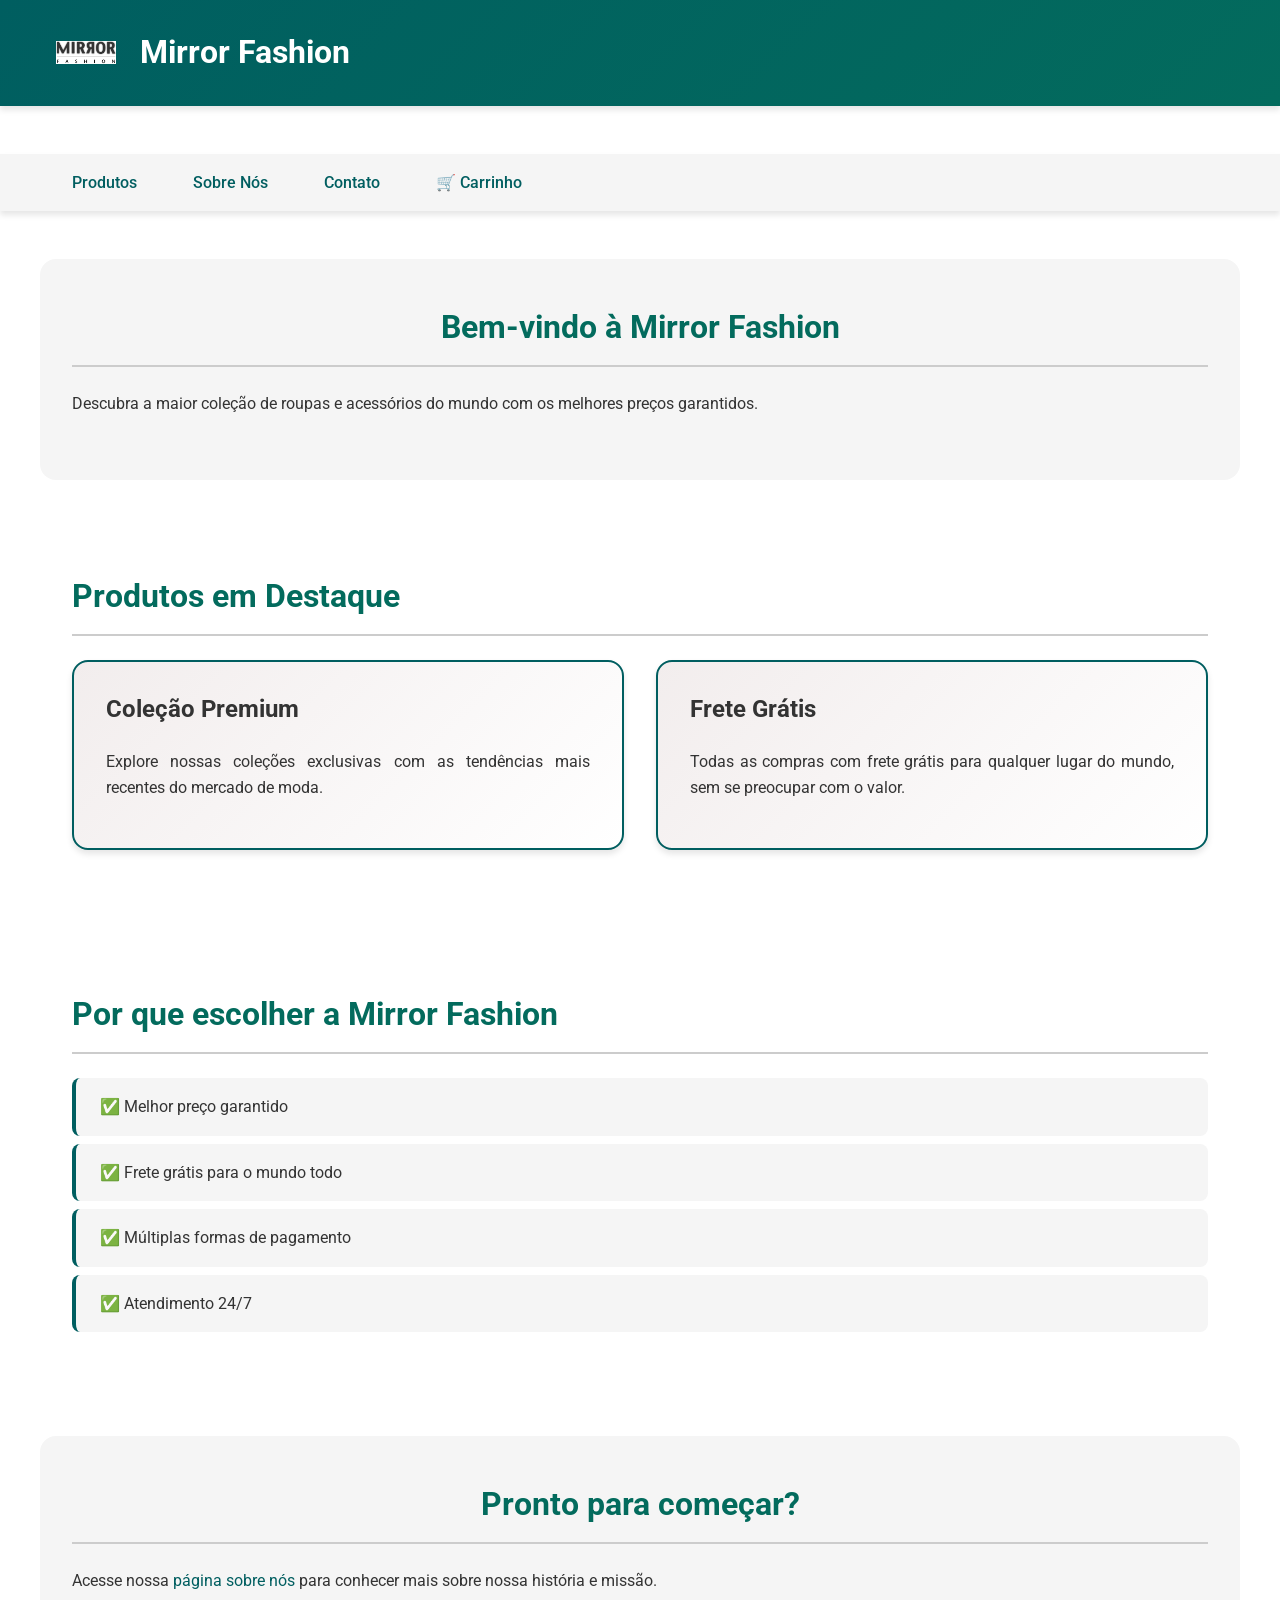
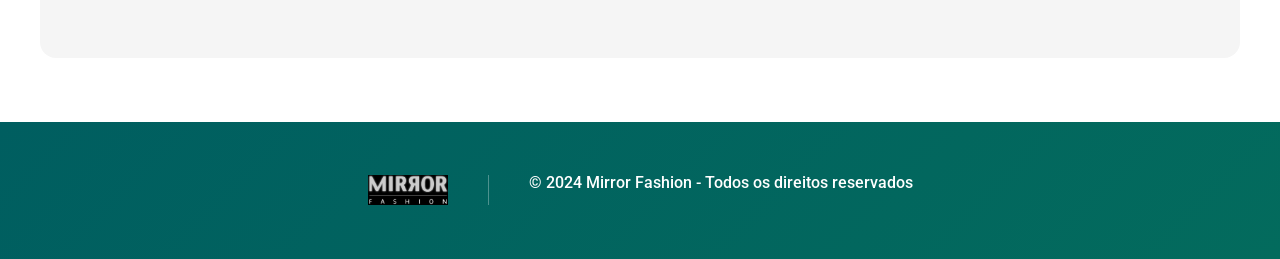
<file: index.html>
<!DOCTYPE html>
<html lang="pt-BR">
<head>
    <meta charset="UTF-8">
    <meta name="viewport" content="width=device-width, initial-scale=1.0">
    <meta name="description" content="Loja online de roupas e acessórios - Mirror Fashion">
    <title>Mirror Fashion - Loja Online</title>

    <!-- Fontes -->
    <link rel="preconnect" href="https://fonts.googleapis.com">
    <link rel="preconnect" href="https://fonts.gstatic.com" crossorigin>
    <link href="https://fonts.googleapis.com/css2?family=Roboto:ital,wght@0,100..900;1,100..900&display=swap" rel="stylesheet">

    <!-- Design System CSS -->
    <link rel="stylesheet" href="styles/styles.css">
</head>
<body>
    <!-- HEADER COMPONENT -->
    <header class="header">
        <div class="header__container">
            <img src="imgs/logo.png" alt="Logo Mirror Fashion" class="header__logo">
            <h1 class="header__title">Mirror Fashion</h1>
        </div>
    </header>
    
    <!-- NAVIGATION COMPONENT -->
    <nav class="nav">
        <div class="nav__container">
            <ul class="nav__list">
                <li class="nav__item"><a href="#produtos" class="nav__link">Produtos</a></li>
                <li class="nav__item"><a href="about-us.html" class="nav__link">Sobre Nós</a></li>
                <li class="nav__item"><a href="#contato" class="nav__link">Contato</a></li>
                <li class="nav__item"><a href="#carrinho" class="nav__link">🛒 Carrinho</a></li>
            </ul>
        </div>
    </nav>

    <!-- HERO SECTION -->
    <section class="section section--highlight">
        <div class="container text-center">
            <h2>Bem-vindo à Mirror Fashion</h2>
            <p>Descubra a maior coleção de roupas e acessórios do mundo com os melhores preços garantidos.</p>
        </div>
    </section>

    <!-- FEATURED PRODUCTS SECTION -->
    <section class="section">
        <div class="container">
            <h2>Produtos em Destaque</h2>
            <div class="grid-2">
                <article class="card card--featured">
                    <h3>Coleção Premium</h3>
                    <p>Explore nossas coleções exclusivas com as tendências mais recentes do mercado de moda.</p>
                </article>
                <article class="card card--featured">
                    <h3>Frete Grátis</h3>
                    <p>Todas as compras com frete grátis para qualquer lugar do mundo, sem se preocupar com o valor.</p>
                </article>
            </div>
        </div>
    </section>

    <!-- BENEFITS SECTION -->
    <section class="section">
        <div class="container">
            <h2>Por que escolher a Mirror Fashion</h2>
            <ul class="list">
                <li class="list__item">✅ Melhor preço garantido</li>
                <li class="list__item">✅ Frete grátis para o mundo todo</li>
                <li class="list__item">✅ Múltiplas formas de pagamento</li>
                <li class="list__item">✅ Atendimento 24/7</li>
            </ul>
        </div>
    </section>

    <!-- CTA SECTION -->
    <section class="section section--highlight">
        <div class="container text-center">
            <h2>Pronto para começar?</h2>
            <p>Acesse nossa <a href="about-us.html">página sobre nós</a> para conhecer mais sobre nossa história e missão.</p>
        </div>
    </section>

    <!-- FOOTER COMPONENT -->
    <footer class="footer">
        <div class="footer__content">
            <div class="footer__body">
                <img src="imgs/logo.png" alt="Logo Mirror Fashion" class="footer__logo">
                <div class="footer__divider"></div>
                <p class="footer__text">&copy; 2024 Mirror Fashion - Todos os direitos reservados</p>
            </div>
        </div>
    </footer>

</body>
</html>
</file>
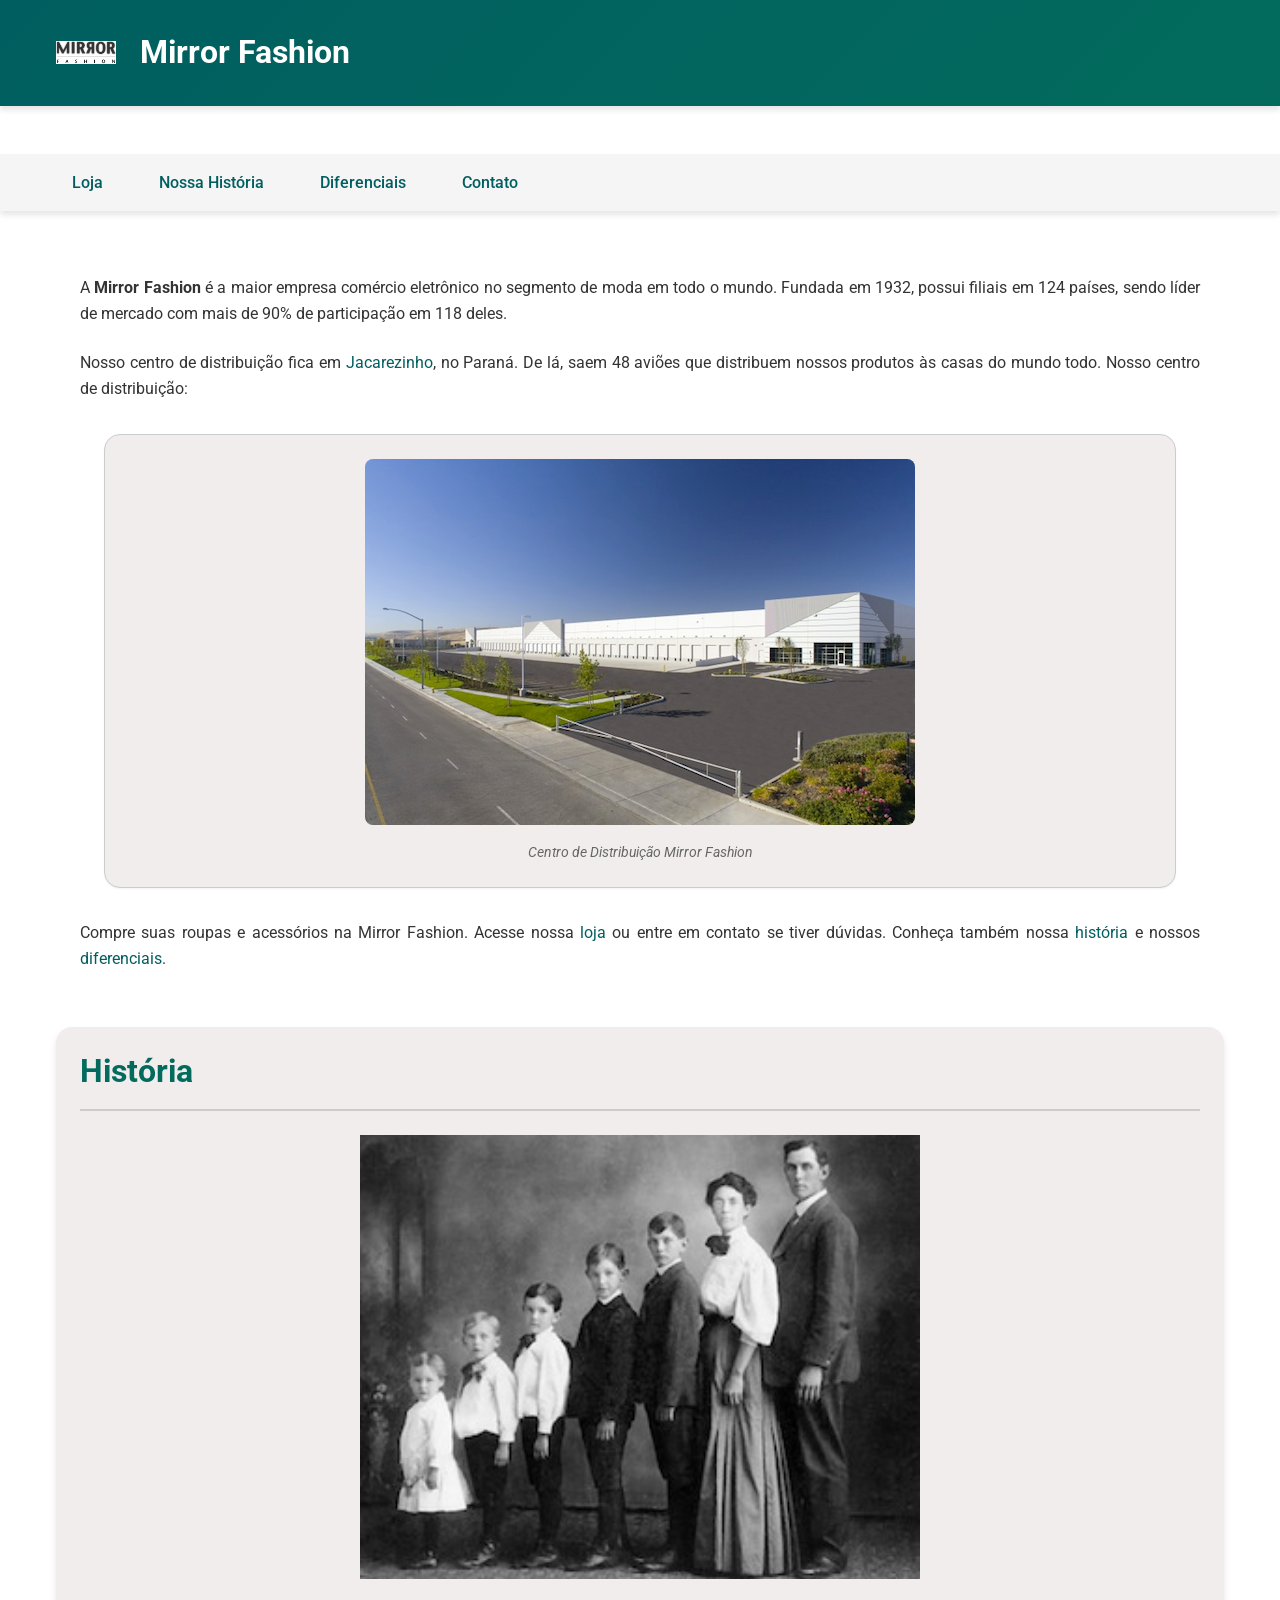
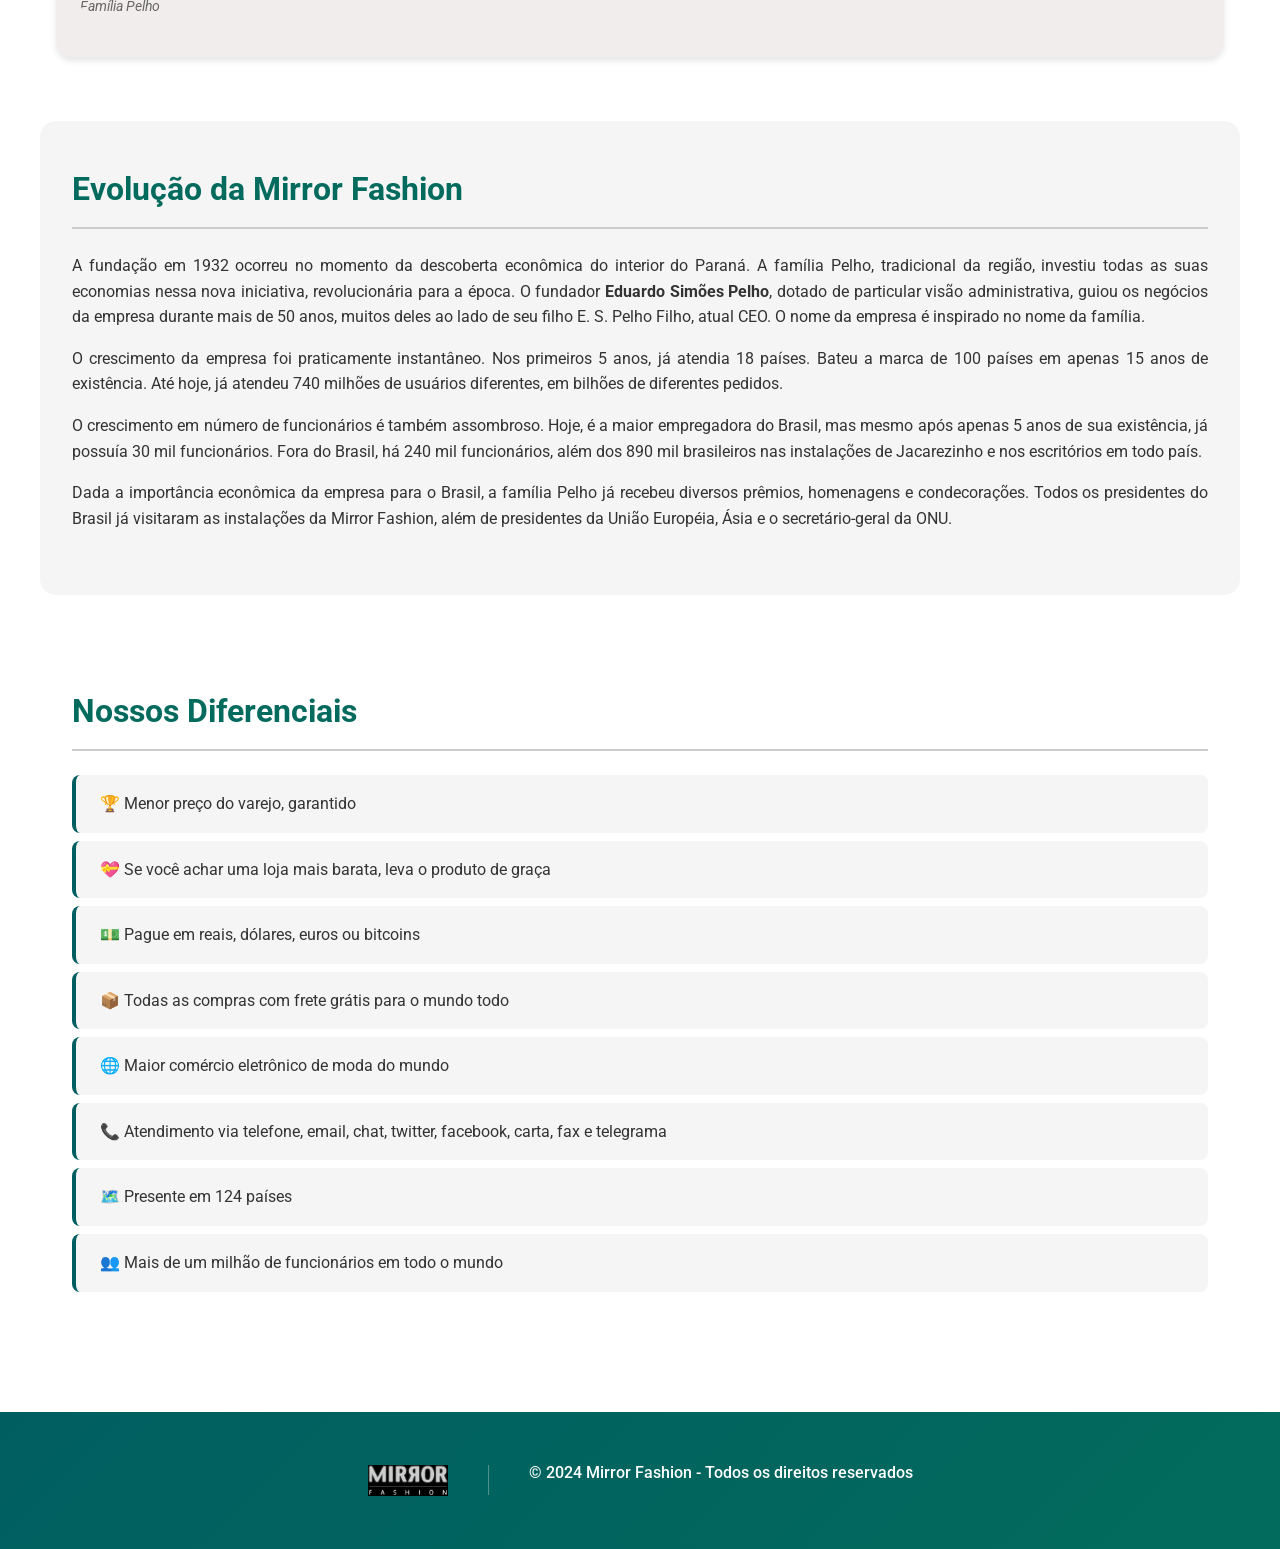
<file: about-us.html>
<!DOCTYPE html>
<html lang="pt-BR">
<head>
    <meta charset="UTF-8">
    <meta name="viewport" content="width=device-width, initial-scale=1.0">
    <meta name="description" content="Mirror Fashion - Maior empresa de comércio eletrônico no segmento de moda">
    <title>Sobre Nós - Mirror Fashion</title>

    <!-- Fontes -->
    <link rel="preconnect" href="https://fonts.googleapis.com">
    <link rel="preconnect" href="https://fonts.gstatic.com" crossorigin>
    <link href="https://fonts.googleapis.com/css2?family=Roboto:ital,wght@0,100..900;1,100..900&display=swap" rel="stylesheet">

    <!-- Design System CSS -->
    <link rel="stylesheet" href="styles/styles.css">
</head>
<body>
    <!-- HEADER COMPONENT -->
    <header class="header">
        <div class="header__container">
            <img src="imgs/logo.png" alt="Logo Mirror Fashion" class="header__logo">
            <h1 class="header__title">Mirror Fashion</h1>
        </div>
    </header>
    
    <!-- NAVIGATION COMPONENT -->
    <nav class="nav">
        <div class="nav__container">
            <ul class="nav__list">
                <li class="nav__item"><a href="index.html" class="nav__link">Loja</a></li>
                <li class="nav__item"><a href="#historia_h2" class="nav__link">Nossa História</a></li>
                <li class="nav__item"><a href="#diferenciais_h2" class="nav__link">Diferenciais</a></li>
                <li class="nav__item"><a href="#contato" class="nav__link">Contato</a></li>
            </ul>
        </div>
    </nav>

    <!-- ARTICLE COMPONENT -->
    <article class="article">
        <div class="article__content">
            <div class="article__text">
                <p>A <strong>Mirror Fashion</strong> é a maior empresa comércio eletrônico no segmento de moda em todo o mundo. 
                Fundada em 1932, possui filiais em 124 países, sendo líder de mercado com mais de 90% de 
                participação em 118 deles.</p>

                <p>Nosso centro de distribuição fica em <a href="https://www.google.com.br/maps?q=Jacarezinho" target="_blank" rel="noopener">Jacarezinho</a>, no Paraná. De lá, saem 48 aviões que 
                distribuem nossos produtos às casas do mundo todo. Nosso centro de distribuição:</p>

                <figure class="figure">
                    <img class="figure__image" id="centro-distribuicao" src="imgs/centro-distribuicao.png" alt="Centro de Distribuição">
                    <figcaption class="figure__caption">Centro de Distribuição Mirror Fashion</figcaption>
                </figure>

                <p>Compre suas roupas e acessórios na Mirror Fashion. Acesse nossa <a href="index.html">loja</a> ou entre em contato 
                se tiver dúvidas. Conheça também nossa <a href="#historia_h2">história</a> e nossos <a href="#diferenciais_h2">diferenciais</a>.</p>
            </div>

            <!-- ASIDE COMPONENT -->
            <aside class="article__aside">
                <h2 id="historia_h2" class="aside__title">História</h2>
                <figure class="aside__figure">
                    <img src="imgs/familia-pelho.jpg" alt="Foto da família Pelho">
                    <figcaption class="figure__caption">Família Pelho</figcaption>
                </figure>
            </aside>
        </div>
    </article>

    <!-- HISTÓRIA SECTION COMPONENT -->
    <section class="section section--highlight">
        <div class="container">
            <h2>Evolução da Mirror Fashion</h2>
            
            <p>A fundação em 1932 ocorreu no momento da descoberta econômica do interior do Paraná. A 
            família Pelho, tradicional da região, investiu todas as suas economias nessa nova iniciativa, 
            revolucionária para a época. O fundador <strong>Eduardo Simões Pelho</strong>, dotado de particular visão 
            administrativa, guiou os negócios da empresa durante mais de 50 anos, muitos deles ao lado 
            de seu filho E. S. Pelho Filho, atual CEO. O nome da empresa é inspirado no nome da família.</p>

            <p>O crescimento da empresa foi praticamente instantâneo. Nos primeiros 5 anos, já atendia 18 países. 
            Bateu a marca de 100 países em apenas 15 anos de existência. Até hoje, já atendeu 740 milhões 
            de usuários diferentes, em bilhões de diferentes pedidos.</p>

            <p>O crescimento em número de funcionários é também assombroso. Hoje, é a maior empregadora do 
            Brasil, mas mesmo após apenas 5 anos de sua existência, já possuía 30 mil funcionários. Fora do 
            Brasil, há 240 mil funcionários, além dos 890 mil brasileiros nas instalações de Jacarezinho e 
            nos escritórios em todo país.</p>

            <p>Dada a importância econômica da empresa para o Brasil, a família Pelho já recebeu diversos prêmios, 
            homenagens e condecorações. Todos os presidentes do Brasil já visitaram as instalações da Mirror 
            Fashion, além de presidentes da União Européia, Ásia e o secretário-geral da ONU.</p>
        </div>
    </section>

    <!-- DIFERENCIAIS SECTION COMPONENT -->
    <section class="section">
        <div class="container">
            <h2 id="diferenciais_h2">Nossos Diferenciais</h2>
            <ul class="list">
                <li class="list__item">🏆 Menor preço do varejo, garantido</li>
                <li class="list__item">💝 Se você achar uma loja mais barata, leva o produto de graça</li>
                <li class="list__item">💵 Pague em reais, dólares, euros ou bitcoins</li>
                <li class="list__item">📦 Todas as compras com frete grátis para o mundo todo</li>
                <li class="list__item">🌐 Maior comércio eletrônico de moda do mundo</li>
                <li class="list__item">📞 Atendimento via telefone, email, chat, twitter, facebook, carta, fax e telegrama</li>
                <li class="list__item">🗺️ Presente em 124 países</li>
                <li class="list__item">👥 Mais de um milhão de funcionários em todo o mundo</li>
            </ul>
        </div>
    </section>

    <!-- FOOTER COMPONENT -->
    <footer class="footer">
        <div class="footer__content">
            <div class="footer__body">
                <img src="imgs/logo.png" alt="Logo Mirror Fashion" class="footer__logo">
                <div class="footer__divider"></div>
                <p class="footer__text">&copy; 2024 Mirror Fashion - Todos os direitos reservados</p>
            </div>
        </div>
    </footer>

</body>
</html>
</file>
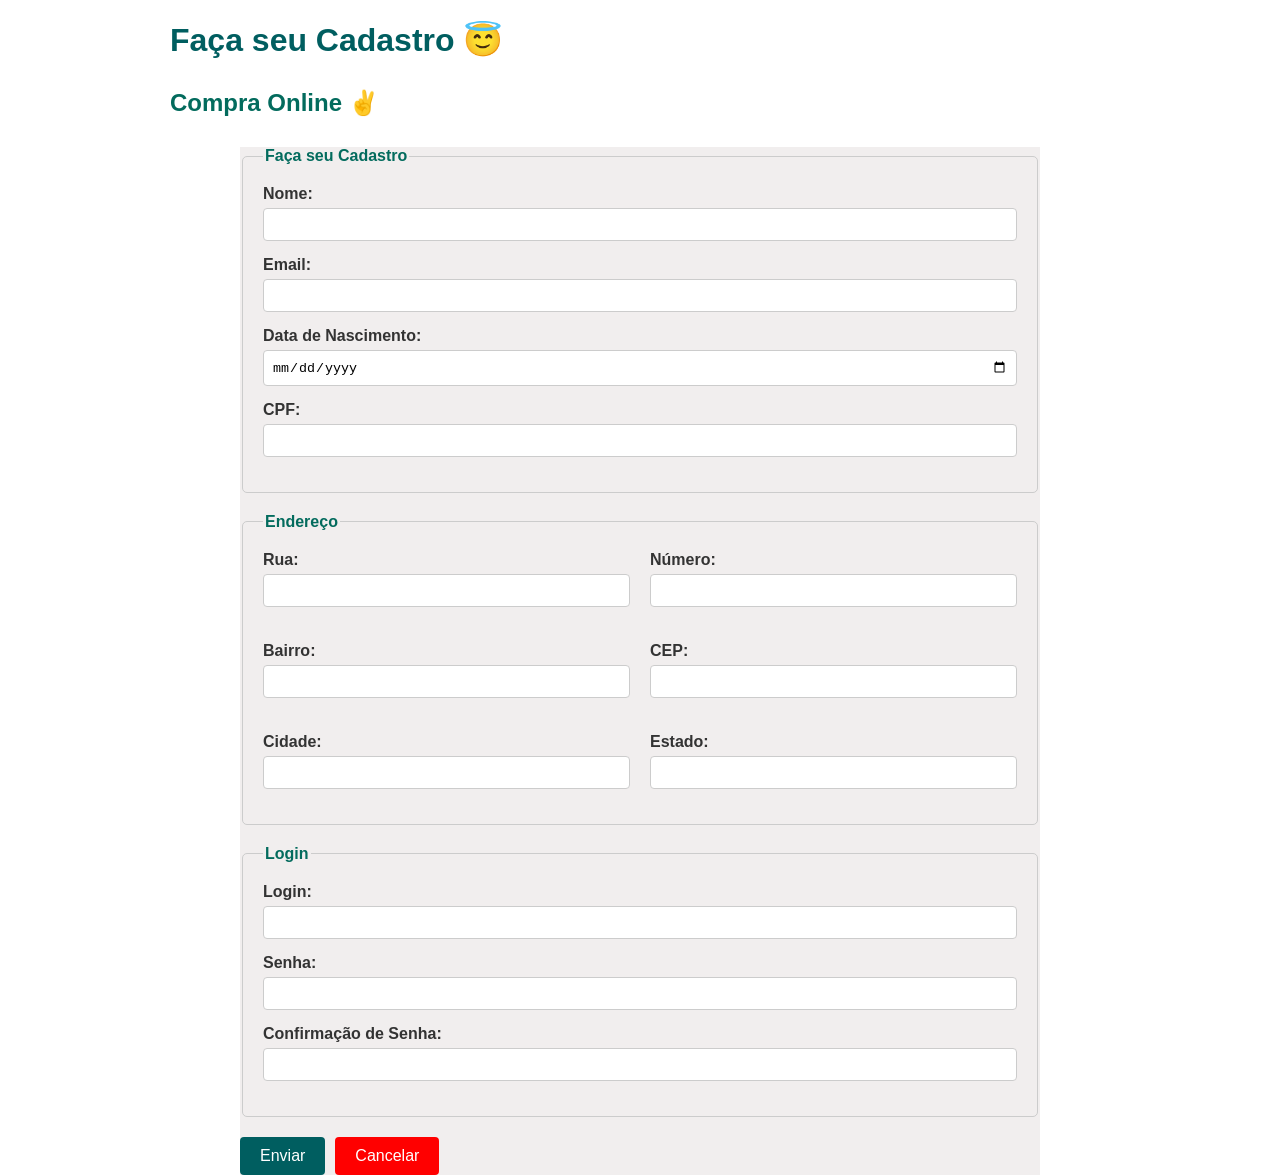
<file: forms.html>
<!DOCTYPE html>
<html lang="pt-br">
<head>
    <meta charset="UTF-8">
    <meta name="viewport" content="width=device-width, initial-scale=1.0">
    <title>Formulário de Cadastro</title>
    <link rel="stylesheet" href="styles/forms-style.css">
</head>
<body>
    <h1>Faça seu Cadastro 😇</h1>
    <h2>Compra Online ✌️</h2>
    <form>
        <fieldset>
            <legend>Faça seu Cadastro</legend>
            <div class="field">
                <label for="nome">Nome:</label>
                <input type="text" id="nome" name="nome" required>
            </div>
            <div class="field">
                <label for="email">Email:</label>
                <input type="email" id="email" name="email" required>
            </div>
            <div class="field">
                <label for="data-nascimento">Data de Nascimento:</label>
                <input type="date" id="data-nascimento" name="data-nascimento" required>
            </div>
            <div class="field">
                <label for="cpf">CPF:</label>
                <input type="text" id="cpf" name="cpf" required>
            </div>
        </fieldset>
        <fieldset>
            <legend>Endereço</legend>
            <div class="address-grid">
                <div class="field">
                    <label for="rua">Rua:</label>
                    <input type="text" id="rua" name="rua" required>
                </div>
                <div class="field">
                    <label for="numero">Número:</label>
                    <input type="text" id="numero" name="numero" required>
                </div>
                <div class="field">
                    <label for="bairro">Bairro:</label>
                    <input type="text" id="bairro" name="bairro" required>
                </div>
                <div class="field">
                    <label for="cep">CEP:</label>
                    <input type="text" id="cep" name="cep" required>
                </div>
                <div class="field">
                    <label for="cidade">Cidade:</label>
                    <input type="text" id="cidade" name="cidade" required>
                </div>
                <div class="field">
                    <label for="estado">Estado:</label>
                    <input type="text" id="estado" name="estado" required>
                </div>
            </div>
        </fieldset>
        <fieldset>
            <legend>Login</legend>
            <div class="field">
                <label for="login">Login:</label>
                <input type="text" id="login" name="login" required>
            </div>
            <div class="field">
                <label for="senha">Senha:</label>
                <input type="password" id="senha" name="senha" required>
            </div>
            <div class="field">
                <label for="confirmacao-senha">Confirmação de Senha:</label>
                <input type="password" id="confirmacao-senha" name="confirmacao-senha" required>
            </div>
        </fieldset>
        <div class="buttons">
            <button type="submit">Enviar</button>
            <button type="reset">Cancelar</button>
        </div>
    </form>
</body>
</html>
</file>
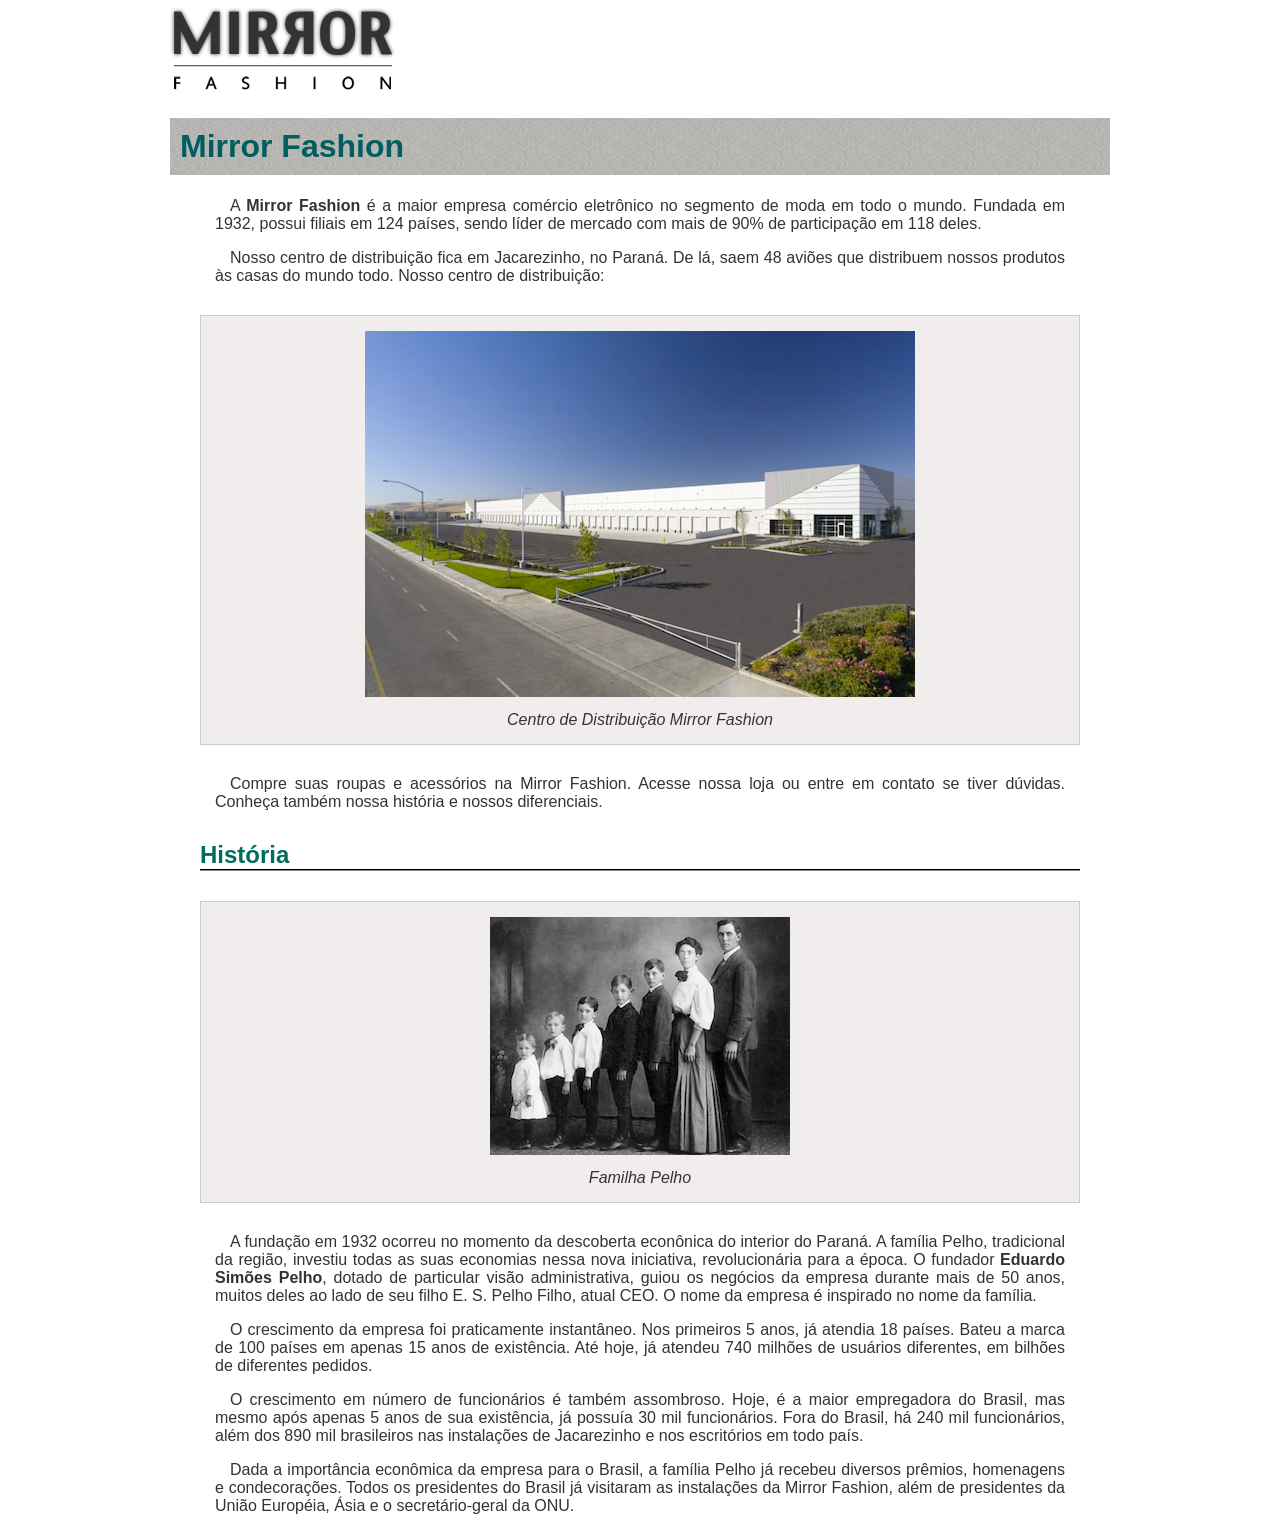
<file: lab02.html>
<!DOCTYPE html>
<html lang="en">
<head>
    <meta charset="UTF-8">
    <meta name="viewport" content="width=device-width, initial-scale=1.0">
    <link rel="stylesheet" href="css/style.css">
    <title>Document</title>
</head>
<body>
    <img src="imgs/logo.png" alt="Logo Mirror Fashion">
    <h1>Mirror Fashion</h1>

    <p>A <strong>Mirror Fashion</strong> é a maior empresa comércio eletrônico no segmento de moda em todo o mundo. 
    Fundada em 1932, possui filiais em 124 países, sendo líder de mercado com mais de 90% de 
    participação em 118 deles.</p>

    <p>Nosso centro de distribuição fica em Jacarezinho, no Paraná. De lá, saem 48 aviões que 
    distribuem nossos produtos às casas do mundo todo. Nosso centro de distribuição:</p>

    <figure>
    <img src="imgs/centro-distribuicao.png" alt="Centro de Distribuição">
    <figcaption>Centro de Distribuição Mirror Fashion</figcaption>
    </figure>

    <p>Compre suas roupas e acessórios na Mirror Fashion. Acesse nossa loja ou entre em contato 
    se tiver dúvidas. Conheça também nossa história e nossos diferenciais.</p>

    <h2>História</h2>
    <figure>
    <img src="imgs/familia-pelho.jpg" alt="Foto da familha pelho.">
    <figcaption>Familha Pelho</figcaption>
    </figure>

    <p>A fundação em 1932 ocorreu no momento da descoberta econônica do interior do Paraná. A 
    família Pelho, tradicional da região, investiu todas as suas economias nessa nova iniciativa, 
    revolucionária para a época. O fundador <strong>Eduardo Simões Pelho</strong>, dotado de particular visão 
    administrativa, guiou os negócios da empresa durante mais de 50 anos, muitos deles ao lado 
    de seu filho E. S. Pelho Filho, atual CEO. O nome da empresa é inspirado no nome da família.</p>

    <p>O crescimento da empresa foi praticamente instantâneo. Nos primeiros 5 anos, já atendia 18 países. 
    Bateu a marca de 100 países em apenas 15 anos de existência. Até hoje, já atendeu 740 milhões 
    de usuários diferentes, em bilhões de diferentes pedidos.</p>

    <p>O crescimento em número de funcionários é também assombroso. Hoje, é a maior empregadora do 
    Brasil, mas mesmo após apenas 5 anos de sua existência, já possuía 30 mil funcionários. Fora do 
    Brasil, há 240 mil funcionários, além dos 890 mil brasileiros nas instalações de Jacarezinho e 
    nos escritórios em todo país.</p>

    <p>Dada a importância econômica da empresa para o Brasil, a família Pelho já recebeu diversos prêmios, 
    homenagens e condecorações. Todos os presidentes do Brasil já visitaram as instalações da Mirror 
    Fashion, além de presidentes da União Européia, Ásia e o secretário-geral da ONU.</p>
</body>
</html>
</file>
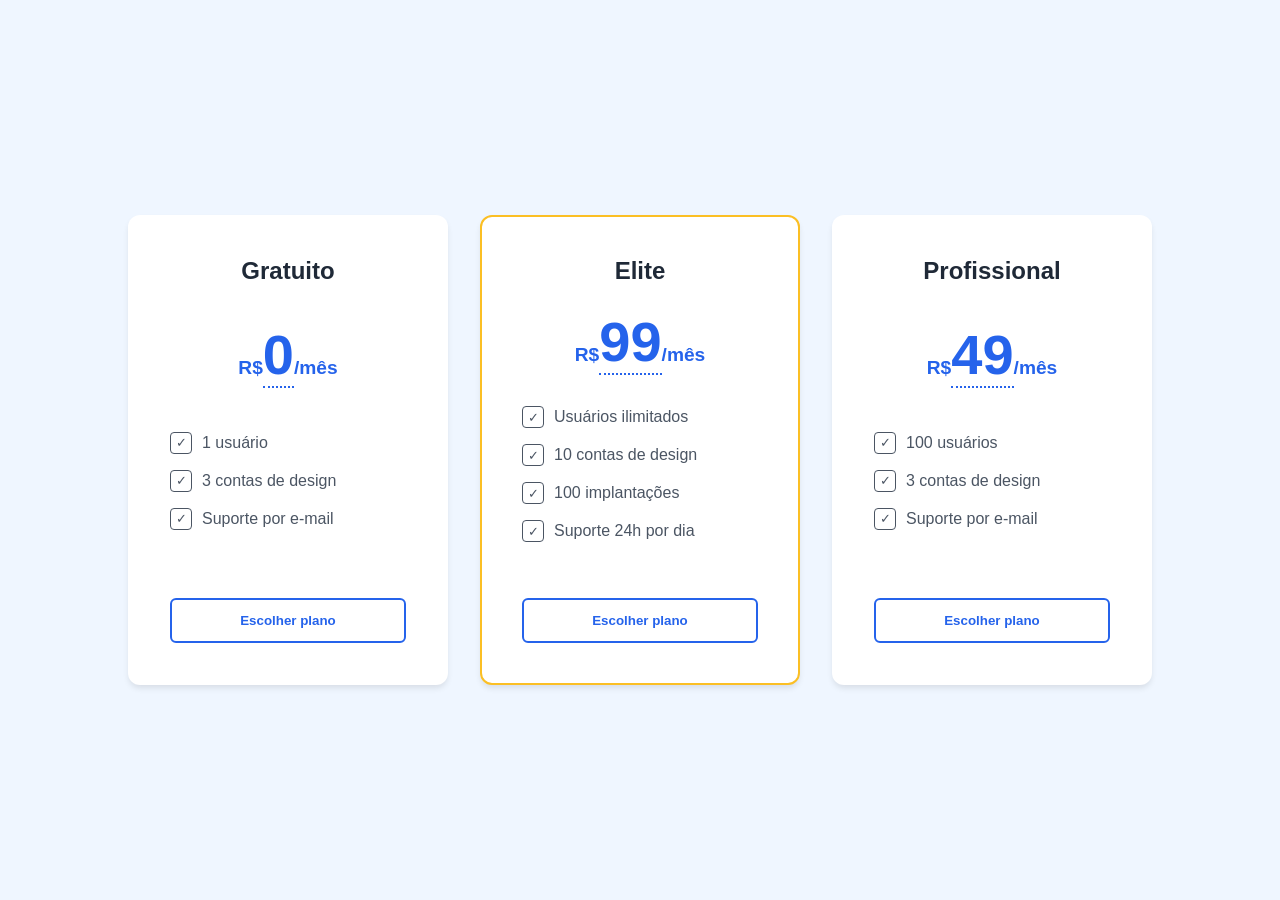
<file: Cards/cards.html>
<!DOCTYPE html>
<html lang="pt-br">
<head>
    <meta charset="UTF-8">
    <meta name="viewport" content="width=device-width, initial-scale=1.0">
    <title>Cards</title>
    <link rel="stylesheet" href="styles/cards.css">
</head>
<body>

    <section class="pricing-container">
        <article class="pricing-card">
            <h2>Gratuito</h2>
            <div class="price">R$<span>0</span>/mês</div>
            <ul class="features">
                <li>1 usuário</li>
                <li>3 contas de design</li>
                <li>Suporte por e-mail</li>
            </ul>
            <button class="btn-plan">Escolher plano</button>
        </article>

        <article class="pricing-card featured">
            <h2>Elite</h2>
            <div class="price">R$<span>99</span>/mês</div>
            <ul class="features">
                <li>Usuários ilimitados</li>
                <li>10 contas de design</li>
                <li>100 implantações</li>
                <li>Suporte 24h por dia</li>
            </ul>
            <button class="btn-plan">Escolher plano</button>
        </article>

        <article class="pricing-card">
            <h2>Profissional</h2>
            <div class="price">R$<span>49</span>/mês</div>
            <ul class="features">
                <li>100 usuários</li>
                <li>3 contas de design</li>
                <li>Suporte por e-mail</li>
            </ul>
            <button class="btn-plan">Escolher plano</button>
        </article>
    </section>

</body>
</html>
</file>
<file: styles/styles.css>
/* ============================================
   DESIGN SYSTEM - VARIABLES & THEME
   ============================================ */

:root {
  /* Color Palette */
  --color-primary: #005E60;
  --color-primary-light: #036b5d;
  --color-primary-dark: #003d3e;
  --color-secondary: #f2eded;
  --color-neutral-dark: #333333;
  --color-neutral-gray: #666666;
  --color-neutral-light: #f5f5f5;
  --color-text: #333333;
  --color-text-muted: #777777;
  --color-border: #cccccc;
  --color-white: #ffffff;
  --color-success: #4caf50;
  --color-error: #f44336;

  /* Typography */
  --font-family-primary: "Roboto", sans-serif;
  --font-size-xs: 0.75rem;
  --font-size-sm: 0.875rem;
  --font-size-base: 1rem;
  --font-size-lg: 1.125rem;
  --font-size-xl: 1.5rem;
  --font-size-2xl: 2rem;
  --font-size-3xl: 2.5rem;
  --font-weight-light: 300;
  --font-weight-regular: 400;
  --font-weight-medium: 500;
  --font-weight-bold: 700;
  --font-weight-black: 900;

  /* Spacing */
  --spacing-xs: 0.25rem;
  --spacing-sm: 0.5rem;
  --spacing-md: 1rem;
  --spacing-lg: 1.5rem;
  --spacing-xl: 2rem;
  --spacing-2xl: 3rem;
  --spacing-3xl: 4rem;

  /* Border Radius */
  --radius-sm: 0.25rem;
  --radius-md: 0.5rem;
  --radius-lg: 1rem;
  --radius-full: 9999px;

  /* Shadows */
  --shadow-sm: 0 1px 2px rgba(0, 0, 0, 0.05);
  --shadow-md: 0 4px 6px rgba(0, 0, 0, 0.1);
  --shadow-lg: 0 10px 15px rgba(0, 0, 0, 0.1);
  --shadow-xl: 0 20px 25px rgba(0, 0, 0, 0.1);

  /* Transitions */
  --transition-fast: 150ms ease;
  --transition-base: 200ms ease;
  --transition-slow: 300ms ease;

  /* Screen Sizes */
  --breakpoint-sm: 576px;
  --breakpoint-md: 768px;
  --breakpoint-lg: 992px;
  --breakpoint-xl: 1200px;
}

/* ============================================
   RESET & BASE STYLES
   ============================================ */

* {
  margin: 0;
  padding: 0;
  box-sizing: border-box;
}

html {
  scroll-behavior: smooth;
}

body {
  font-family: var(--font-family-primary);
  font-size: var(--font-size-base);
  color: var(--color-text);
  line-height: 1.6;
  background-color: var(--color-white);
}

/* ============================================
   TYPOGRAPHY
   ============================================ */

h1, h2, h3, h4, h5, h6 {
  font-weight: var(--font-weight-bold);
  line-height: 1.3;
  margin-bottom: var(--spacing-lg);
}

h1 {
  font-size: var(--font-size-3xl);
  color: var(--color-primary);
}

h2 {
  font-size: var(--font-size-2xl);
  color: var(--color-primary-light);
  border-bottom: 2px solid var(--color-border);
  padding-bottom: var(--spacing-md);
}

h3 {
  font-size: var(--font-size-xl);
}

p {
  margin-bottom: var(--spacing-md);
  text-align: justify;
}

a {
  color: var(--color-primary);
  text-decoration: none;
  transition: color var(--transition-base);
}

a:hover {
  color: var(--color-primary-dark);
  text-decoration: underline;
}

strong {
  font-weight: var(--font-weight-bold);
}

/* ============================================
   LAYOUT COMPONENTS
   ============================================ */

/* Container Component */
.container {
  width: 100%;
  max-width: var(--breakpoint-xl);
  margin: 0 auto;
  padding: 0 var(--spacing-md);
}

@media (max-width: var(--breakpoint-lg)) {
  .container {
    max-width: var(--breakpoint-lg);
  }
}

@media (max-width: var(--breakpoint-md)) {
  .container {
    max-width: var(--breakpoint-md);
  }
}

/* ============================================
   HEADER COMPONENT
   ============================================ */

.header {
  background: linear-gradient(135deg, var(--color-primary) 0%, var(--color-primary-light) 100%);
  padding: var(--spacing-xl) var(--spacing-md);
  box-shadow: var(--shadow-md);
  margin-bottom: var(--spacing-2xl);
}

.header__container {
  display: flex;
  align-items: center;
  justify-content: flex-start;
  max-width: var(--breakpoint-xl);
  margin: 0 auto;
  padding: 0 var(--spacing-md);
  gap: var(--spacing-lg);
}

.header__logo {
  width: 60px;
  height: auto;
  transition: transform var(--transition-base);
}

.header__logo:hover {
  transform: scale(1.05);
}

.header__title {
  font-size: var(--font-size-2xl);
  color: var(--color-white);
  margin: 0;
}

/* ============================================
   NAVIGATION COMPONENT
   ============================================ */

.nav {
  background-color: var(--color-neutral-light);
  padding: var(--spacing-md) var(--spacing-lg);
  position: sticky;
  top: 0;
  z-index: 100;
  box-shadow: var(--shadow-md);
  margin-bottom: var(--spacing-2xl);
}

.nav__container {
  max-width: var(--breakpoint-xl);
  margin: 0 auto;
  padding: 0 var(--spacing-md);
}

.nav__list {
  list-style: none;
  display: flex;
  gap: var(--spacing-lg);
  flex-wrap: wrap;
}

.nav__item {
  display: inline-block;
}

.nav__link {
  color: var(--color-primary);
  font-weight: var(--font-weight-medium);
  padding: var(--spacing-sm) var(--spacing-md);
  border-radius: var(--radius-md);
  transition: all var(--transition-base);
}

.nav__link:hover {
  background-color: var(--color-primary);
  color: var(--color-white);
}

/* ============================================
   CARD COMPONENT
   ============================================ */

.card {
  background-color: var(--color-white);
  border: 1px solid var(--color-border);
  border-radius: var(--radius-lg);
  padding: var(--spacing-xl);
  box-shadow: var(--shadow-md);
  transition: all var(--transition-base);
}

.card:hover {
  box-shadow: var(--shadow-lg);
  transform: translateY(-2px);
}

.card--featured {
  background: linear-gradient(135deg, var(--color-secondary) 0%, var(--color-white) 100%);
  border: 2px solid var(--color-primary);
}

/* ============================================
   SECTION COMPONENT
   ============================================ */

.section {
  padding: var(--spacing-2xl) var(--spacing-md);
  max-width: var(--breakpoint-xl);
  margin: 0 auto var(--spacing-2xl);
}

.section--highlight {
  background-color: var(--color-neutral-light);
  border-radius: var(--radius-lg);
}

/* ============================================
   ARTICLE COMPONENT
   ============================================ */

.article {
  max-width: var(--breakpoint-xl);
  margin: 0 auto var(--spacing-2xl);
  padding: var(--spacing-md);
}

.article__content {
  display: grid;
  grid-template-columns: 1fr;
  gap: var(--spacing-xl);
}

@media (min-width: var(--breakpoint-md)) {
  .article__content {
    grid-template-columns: 1fr 300px;
  }
}

.article__text {
  padding: 0 var(--spacing-lg);
}

.article__text p {
  margin-bottom: var(--spacing-lg);
}

.article__aside {
  background-color: var(--color-secondary);
  padding: var(--spacing-lg);
  border-radius: var(--radius-lg);
  box-shadow: var(--shadow-md);
}

/* ============================================
   FIGURE & IMAGE COMPONENT
   ============================================ */

.figure {
  background-color: var(--color-secondary);
  border: 1px solid var(--color-border);
  border-radius: var(--radius-lg);
  text-align: center;
  padding: var(--spacing-lg);
  margin: var(--spacing-xl) var(--spacing-lg);
  box-shadow: var(--shadow-sm);
  transition: transform var(--transition-base);
}

.figure:hover {
  transform: scale(1.02);
}

.figure__image {
  width: 100%;
  height: auto;
  max-width: 550px;
  display: block;
  margin: 0 auto;
  border-radius: var(--radius-md);
}

.figure__caption {
  font-style: italic;
  color: var(--color-neutral-gray);
  margin-top: var(--spacing-md);
  font-size: var(--font-size-sm);
}

/* ============================================
   ASIDE COMPONENT
   ============================================ */

.aside {
  background-color: var(--color-secondary);
  padding: var(--spacing-lg);
  border-radius: var(--radius-lg);
  margin: var(--spacing-xl) 0;
  box-shadow: var(--shadow-sm);
}

.aside__title {
  color: var(--color-primary-light);
  margin-bottom: var(--spacing-lg);
}

.aside__figure {
  border-radius: var(--radius-lg);
  overflow: hidden;
  margin-bottom: var(--spacing-md);
}

.aside__figure img {
  width: 50%;
  height: auto;
  display: block;
  margin: 0 auto;
}

/* ============================================
   LIST COMPONENT
   ============================================ */

.list {
  list-style: none;
  padding: 0;
}

.list__item {
  padding: var(--spacing-md) var(--spacing-lg);
  border-left: 4px solid var(--color-primary);
  margin-bottom: var(--spacing-sm);
  background-color: var(--color-neutral-light);
  border-radius: var(--radius-md);
  transition: all var(--transition-base);
}

.list__item:hover {
  background-color: var(--color-secondary);
  border-left-color: var(--color-primary-dark);
  transform: translateX(5px);
}

/* Diferenciais Grid Component */
.diferenciais {
  list-style: none;
  padding: 0;
}

.diferenciais__item {
  background: linear-gradient(135deg, var(--color-secondary) 0%, var(--color-white) 100%);
  border: 2px solid var(--color-primary);
  border-radius: var(--radius-lg);
  padding: var(--spacing-xl);
  text-align: center;
  transition: all var(--transition-base);
  display: flex;
  flex-direction: column;
  align-items: center;
  justify-content: center;
  min-height: 180px;
  font-weight: var(--font-weight-medium);
  color: var(--color-text);
  box-shadow: var(--shadow-sm);
}

.diferenciais__item:hover {
  transform: translateY(-8px);
  box-shadow: var(--shadow-lg);
  border-color: var(--color-primary-dark);
}

/* ============================================
   FOOTER COMPONENT
   ============================================ */

.footer {
  background: linear-gradient(135deg, var(--color-primary) 0%, var(--color-primary-light) 100%);
  padding: var(--spacing-2xl) var(--spacing-md);
  margin-top: var(--spacing-3xl);
}

.footer__content {
  max-width: var(--breakpoint-xl);
  margin: 0 auto;
  padding: 0 var(--spacing-md);
}

.footer__body {
  display: flex;
  align-items: center;
  justify-content: center;
  gap: var(--spacing-lg);
  flex-wrap: wrap;
  color: var(--color-white);
  font-size: var(--font-size-base);
}

.footer__logo {
  width: 80px;
  height: auto;
  filter: brightness(1) invert(1);
  transition: transform var(--transition-base);
}

.footer__logo:hover {
  transform: scale(1.05);
}

.footer__text {
  color: var(--color-white);
  font-weight: var(--font-weight-medium);
}

.footer__divider {
  width: 1px;
  height: 30px;
  background-color: rgba(255, 255, 255, 0.3);
  margin: 0 var(--spacing-md);
}

/* ============================================
   UTILITY CLASSES
   ============================================ */

.text-center {
  text-align: center;
}

.text-justify {
  text-align: justify;
}

.mt-sm { margin-top: var(--spacing-sm); }
.mt-md { margin-top: var(--spacing-md); }
.mt-lg { margin-top: var(--spacing-lg); }
.mt-xl { margin-top: var(--spacing-xl); }

.mb-sm { margin-bottom: var(--spacing-sm); }
.mb-md { margin-bottom: var(--spacing-md); }
.mb-lg { margin-bottom: var(--spacing-lg); }
.mb-xl { margin-bottom: var(--spacing-xl); }

.p-sm { padding: var(--spacing-sm); }
.p-md { padding: var(--spacing-md); }
.p-lg { padding: var(--spacing-lg); }
.p-xl { padding: var(--spacing-xl); }

.flex {
  display: flex;
}

.flex-center {
  display: flex;
  align-items: center;
  justify-content: center;
}

/* ============================================
   RESPONSIVE BREAKPOINTS
   ============================================ */

@media (max-width: 767px) {
  .container,
  .section,
  .article,
  .footer {
    padding: var(--spacing-lg);
  }

  .header {
    padding: var(--spacing-lg) var(--spacing-md);
  }

  .header__title {
    font-size: var(--font-size-xl);
  }

  .nav {
    padding: var(--spacing-sm) var(--spacing-md);
  }

  .nav__list {
    flex-direction: column;
    gap: var(--spacing-md);
    align-items: stretch;
  }

  .nav__link {
    width: 100%;
    text-align: center;
    padding: var(--spacing-sm) 0;
  }

  .article__content {
    grid-template-columns: 1fr;
  }

  .aside__figure img,
  .figure__image {
    width: 100%;
  }

  .footer__body {
    flex-direction: column;
    gap: var(--spacing-md);
  }

  .footer__divider {
    display: none;
  }

  .diferenciais__item {
    min-height: auto;
  }
}

@media (max-width: 479px) {
  body {
    font-size: 0.95rem;
  }

  .header {
    padding: var(--spacing-md);
  }

  .header__logo {
    width: 50px;
  }

  .header__title {
    font-size: var(--font-size-lg);
  }

  .nav {
    padding: var(--spacing-sm);
  }

  .section,
  .article,
  .aside,
  .figure,
  .footer {
    margin: var(--spacing-lg) 0;
  }

  .figure {
    margin: var(--spacing-lg) var(--spacing-sm);
  }

  .article__text {
    padding: 0 var(--spacing-md);
  }

  .footer__body {
    padding: 0;
  }

  .list__item {
    padding: var(--spacing-md);
  }

  .card {
    padding: var(--spacing-lg);
  }
}

.flex-between {
  display: flex;
  align-items: center;
  justify-content: space-between;
}

.gap-sm { gap: var(--spacing-sm); }
.gap-md { gap: var(--spacing-md); }
.gap-lg { gap: var(--spacing-lg); }

.grid {
  display: grid;
}

.grid-2 {
  display: grid;
  grid-template-columns: repeat(2, 1fr);
  gap: var(--spacing-xl);
}

@media (max-width: var(--breakpoint-md)) {
  .grid-2 {
    grid-template-columns: 1fr;
  }
}

.grid-3 {
  display: grid;
  grid-template-columns: repeat(3, 1fr);
  gap: var(--spacing-xl);
}

@media (max-width: var(--breakpoint-lg)) {
  .grid-3 {
    grid-template-columns: repeat(2, 1fr);
  }
}

@media (max-width: var(--breakpoint-md)) {
  .grid-3 {
    grid-template-columns: 1fr;
  }
}

.hidden {
  display: none;
}

.sr-only {
  position: absolute;
  width: 1px;
  height: 1px;
  padding: 0;
  margin: -1px;
  overflow: hidden;
  clip: rect(0, 0, 0, 0);
  white-space: nowrap;
  border-width: 0;
}

/* ============================================
   RESPONSIVE DESIGN
   ============================================ */

@media (max-width: var(--breakpoint-md)) {
  h1 {
    font-size: var(--font-size-2xl);
  }

  h2 {
    font-size: var(--font-size-xl);
    margin: var(--spacing-lg);
  }

  .header__title {
    font-size: var(--font-size-xl);
  }

  .nav__list {
    gap: var(--spacing-md);
  }

  .article__content {
    grid-template-columns: 1fr;
  }

  .article__aside {
    margin-left: 0;
  }

  p {
    padding: 0 var(--spacing-md);
  }

  .footer__body {
    flex-direction: column;
    text-align: center;
  }

  .footer__divider {
    display: none;
  }
}
</file>
<file: styles/forms-style.css>
:root {
    --font-default: "Roboto" , sans-serif;
    --font-h1-default: #005E60;
    --font-h2-default: #036b5d;
}

body {
    color: #333333;
    font-family: var(--font-default);
    margin: 0 auto;
    width: min(100%, 940px);
    padding: 0 1rem;
}

h1 {
    color: var(--font-h1-default);
}

h2 {
    margin: 30px 0;
    color: var(--font-h2-default);
}

figure {
    background-color: #f2EDED;
    border: 1px solid #ccc;
    text-align: center;
    padding: 15px;
    margin: 30px;
}

figcaption {
    font-style: italic;
    margin-top: 10px;
}

p{
    padding: 0 45px;
    text-indent: 15px;
    text-align: justify;
}

#centro-distribuicao {
    margin-left: auto;
    margin-right: auto;
    max-width: 550px;
    width: 100%;
}

/* Form Styles */
form {
    display: flex;
    flex-direction: column;
    gap: 20px;
    max-width: 800px;
    width: 100%;
    margin: 0 auto;
    background-color: #f1eeeef6;
}

fieldset {
    border: 1px solid #ccc;
    padding: 20px;
    border-radius: 5px;
}

legend {
    font-weight: bold;
    color: var(--font-h2-default);
}

.field {
    margin-bottom: 15px;
}

label {
    display: block;
    margin-bottom: 5px;
    font-weight: bold;
}

input {
    width: 100%;
    padding: 8px;
    box-sizing: border-box;
    border: 1px solid #ccc;
    border-radius: 4px;
}

.address-grid {
    display: grid;
    grid-template-columns: repeat(2, 1fr);
    gap: 20px;
}

button {
    padding: 10px 20px;
    background-color: var(--font-h1-default);
    color: white;
    border: none;
    border-radius: 4px;
    cursor: pointer;
    font-size: 16px;
    align-self: flex-start;
}

button:hover {
    background-color: var(--font-h2-default);
}

.buttons {
    display: flex;
    gap: 10px;
    justify-content: flex-start;
}

button[type="reset"] {
    background-color: red;
}

button[type="reset"]:hover {
    background-color: darkred;
}

@media (max-width: 767px) {
    p {
        padding: 0 20px;
    }

    figure {
        margin: 20px 0;
        padding: 15px;
    }

    form {
        padding: 1rem;
    }

    fieldset {
        padding: 16px;
    }

    .address-grid {
        grid-template-columns: 1fr;
        gap: 15px;
    }

    .buttons {
        flex-direction: column;
        align-items: stretch;
    }

    button {
        width: 100%;
        align-self: stretch;
    }
}

@media (max-width: 479px) {
    h2 {
        margin: 20px 0;
    }

    input {
        padding: 10px;
    }
}
</file>
<file: css/style.css>
:root {
    --font-default: "Roboto" , sans-serif;
    --font-h1-default: #005E60;
    --font-h2-default: #036b5d;
}

body {
    color: #333333;
    font-family: var(--font-default);
    margin-left: auto;
    margin-right: auto;
    width: 940px;
}

h1 {
    background-image: url(../imgs/sobre-background.jpg);
    padding: 10px;
    color: var(--font-h1-default);
}

h2 {
    border-bottom: 2px groove #333333;
    margin: 30px;
    color: var(--font-h2-default);
}

figure {
    background-color: #f2EDED;
    border: 1px solid #ccc;
    text-align: center;
    padding: 15px;
    margin: 30px;
}

figcaption {
    font-style: italic;
    margin-top: 10px;
}

p{
    padding: 0 45px;
    text-indent: 15px;
    text-align: justify;
}

#centro-distribuicao {
    margin-left: auto;
    margin-right: auto;
    width: 550px;
}

/* Form Styles */
form {
    display: flex;
    flex-direction: column;
    gap: 20px;
    max-width: 800px;
    margin: 0 auto;
}

fieldset {
    border: 1px solid #ccc;
    padding: 20px;
    border-radius: 5px;
}

legend {
    font-weight: bold;
    color: var(--font-h2-default);
}

.field {
    margin-bottom: 15px;
}

label {
    display: block;
    margin-bottom: 5px;
    font-weight: bold;
}

input {
    width: 100%;
    padding: 8px;
    box-sizing: border-box;
    border: 1px solid #ccc;
    border-radius: 4px;
}

.address-grid {
    display: grid;
    grid-template-columns: repeat(2, 1fr);
    gap: 20px;
}

button {
    padding: 10px 20px;
    background-color: var(--font-h1-default);
    color: white;
    border: none;
    border-radius: 4px;
    cursor: pointer;
    font-size: 16px;
    align-self: flex-start;
}

button:hover {
    background-color: var(--font-h2-default);
}

.buttons {
    display: flex;
    gap: 10px;
    justify-content: flex-start;
}

button[type="reset"] {
    background-color: red;
}

button[type="reset"]:hover {
    background-color: darkred;
}

#rodape {
    color: #777;
    margin: 30px 0;
    padding: 30px 0;
}

#rodape img {
    margin-right: 30x;
    vertical-align: middle;
    width: 94px;
}

#familha-pelho {
    float:right;
    margin: 0 0 10px 10px;
}

header {
    border: 1px solid green;
}

nav {
    border: 1px solid yellow;
}

article {
    border: 1px solid purple;
}

section {
    border: 1px solid orange;
}

aside {
    border: 1px solid aquamarine;
}

footer {
    border: 1px solid red;
}
</file>
<file: Cards/styles/cards.css>
:root {
    --primary-blue: #2563eb;
    --highlight-orange: #fbbf24;
    --bg-light: #eff6ff;
    --text-main: #1f2937;
    --card-bg: #ffffff;
    --transition: all 0.3s ease;
}

* {
    margin: 0;
    padding: 0;
    box-sizing: border-box;
    font-family: 'Segoe UI', Tahoma, Geneva, Verdana, sans-serif;
}

body {
    background-color: var(--bg-light);
    display: flex;
    justify-content: center;
    align-items: center;
    min-height: 100vh;
}

.pricing-container {
    display: flex;
    gap: 2rem;
    flex-wrap: wrap;
    justify-content: center;
    padding: 2rem;
}

.pricing-card {
    background: var(--card-bg);
    padding: 2.5rem;
    border-radius: 12px;
    width: 320px;
    text-align: center;
    box-shadow: 0 4px 6px -1px rgba(0, 0, 0, 0.1);
    border: 2px solid transparent;
    transition: var(--transition);
    display: flex;
    flex-direction: column;
    justify-content: space-between;
}

.pricing-card:hover {
    transform: translateY(-10px);
    box-shadow: 0 20px 25px -5px rgba(0, 0, 0, 0.1);
}

.pricing-card.featured {
    border-color: var(--highlight-orange);
}

.pricing-card h2 {
    color: var(--text-main);
    margin-bottom: 1.5rem;
}

.price {
    color: var(--primary-blue);
    font-weight: bold;
    font-size: 1.2rem;
    margin-bottom: 2rem;
}

.price span {
    font-size: 3.5rem;
    border-bottom: 2px dotted var(--primary-blue);
}

.features {
    list-style: none;
    text-align: left;
    margin-bottom: 2.5rem;
}

.features li {
    margin-bottom: 1rem;
    color: #4b5563;
    display: flex;
    align-items: center;
}

.features li::before {
    content: "✓";
    display: inline-block;
    width: 20px;
    height: 20px;
    margin-right: 10px;
    border: 1px solid #4b5563;
    border-radius: 4px;
    display: flex;
    justify-content: center;
    align-items: center;
    font-size: 0.8rem;
}


.btn-plan {
    background: transparent;
    color: var(--primary-blue);
    border: 2px solid var(--primary-blue);
    padding: 0.8rem 1.5rem;
    border-radius: 6px;
    font-weight: bold;
    cursor: pointer;
    transition: var(--transition);
}

.btn-plan:hover {
    background: var(--primary-blue);
    color: white;
}

@media (max-width: 767px) {
    body {
        min-height: auto;
        padding: 1rem 0;
    }

    .pricing-container {
        padding: 1rem;
        gap: 1rem;
    }

    .pricing-card {
        width: 100%;
        max-width: 420px;
        margin: 0 auto;
        padding: 1.8rem;
    }
}

@media (max-width: 479px) {
    .pricing-container {
        padding: 0.75rem;
    }

    .pricing-card {
        padding: 1.2rem;
    }

    .price span {
        font-size: 2.5rem;
    }

    .btn-plan {
        width: 100%;
    }
}
</file>
